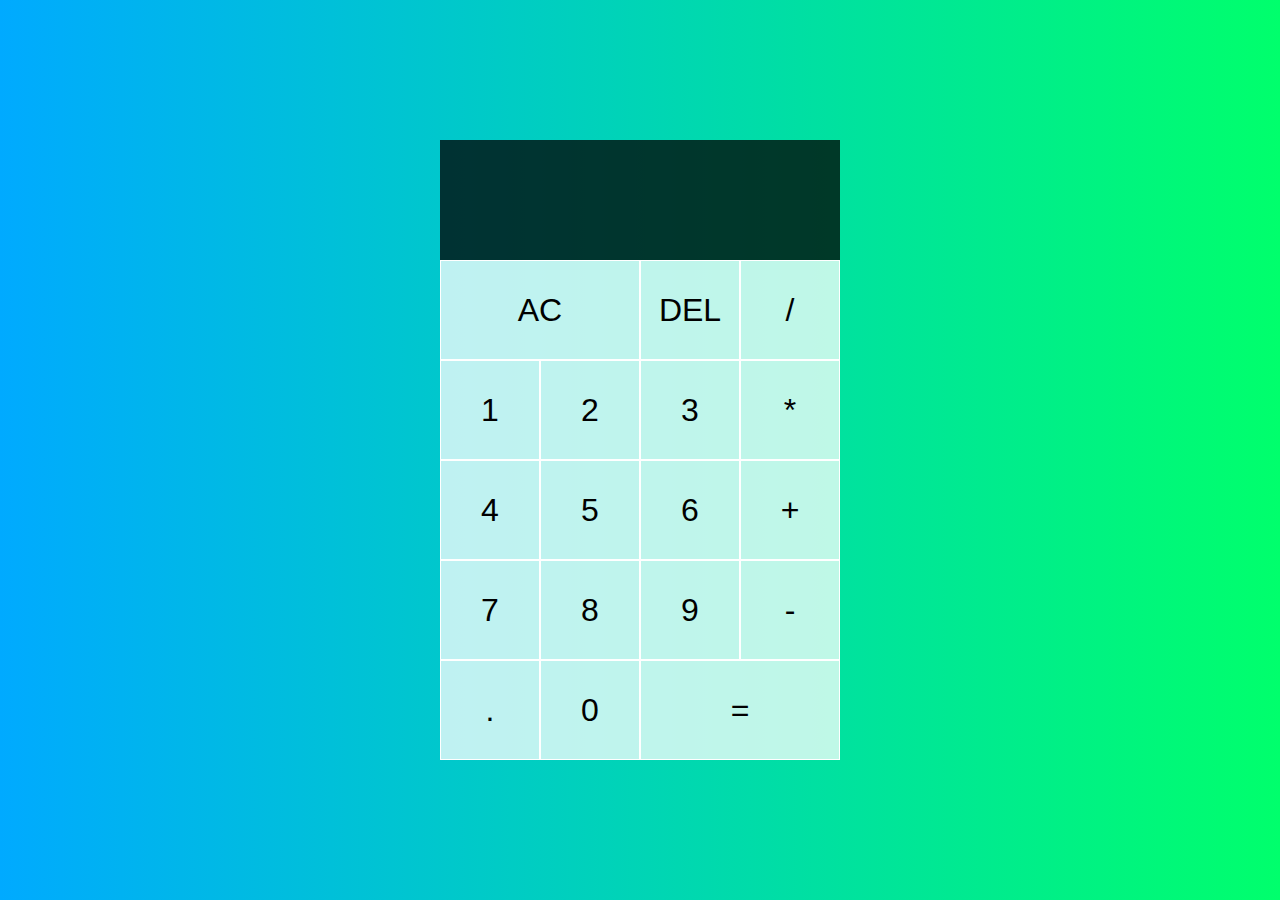
<file: calculator.html>
<!DOCTYPE html>
<html lang="en">
<head>
    <meta charset="UTF-8">
    <meta name="viewport" content="width=device-width, initial-scale=1.0">
    <title>Calculator</title>
    <link href="styles_Calc.css" rel="stylesheet">
    <script src="script_Calc.js" defer></script>
</head>
<body>
    <div class="calculator-grid">  
        <div class="output">
            <div data-previous-operand class="previous-operand"></div>
            <div data-current-operand class="current-operand"></div>
        </div>
        <button data-all-clear class="span-two">AC</button>
        <button data-delete>DEL</button>
        <button data-operation>/</button>
        <button data-number>1</button>
        <button data-number>2</button>
        <button data-number>3</button>
        <button data-operation>*</button>
        <button data-number>4</button>
        <button data-number>5</button>
        <button data-number>6</button>
        <button data-operation>+</button>
        <button data-number>7</button>
        <button data-number>8</button>
        <button data-number>9</button>
        <button data-operation>-</button>
        <button data-number>.</button>
        <button data-number>0</button>
        <button data-equals class="span-two">=</button>
    </div>
    
</body>
</html>
</file>
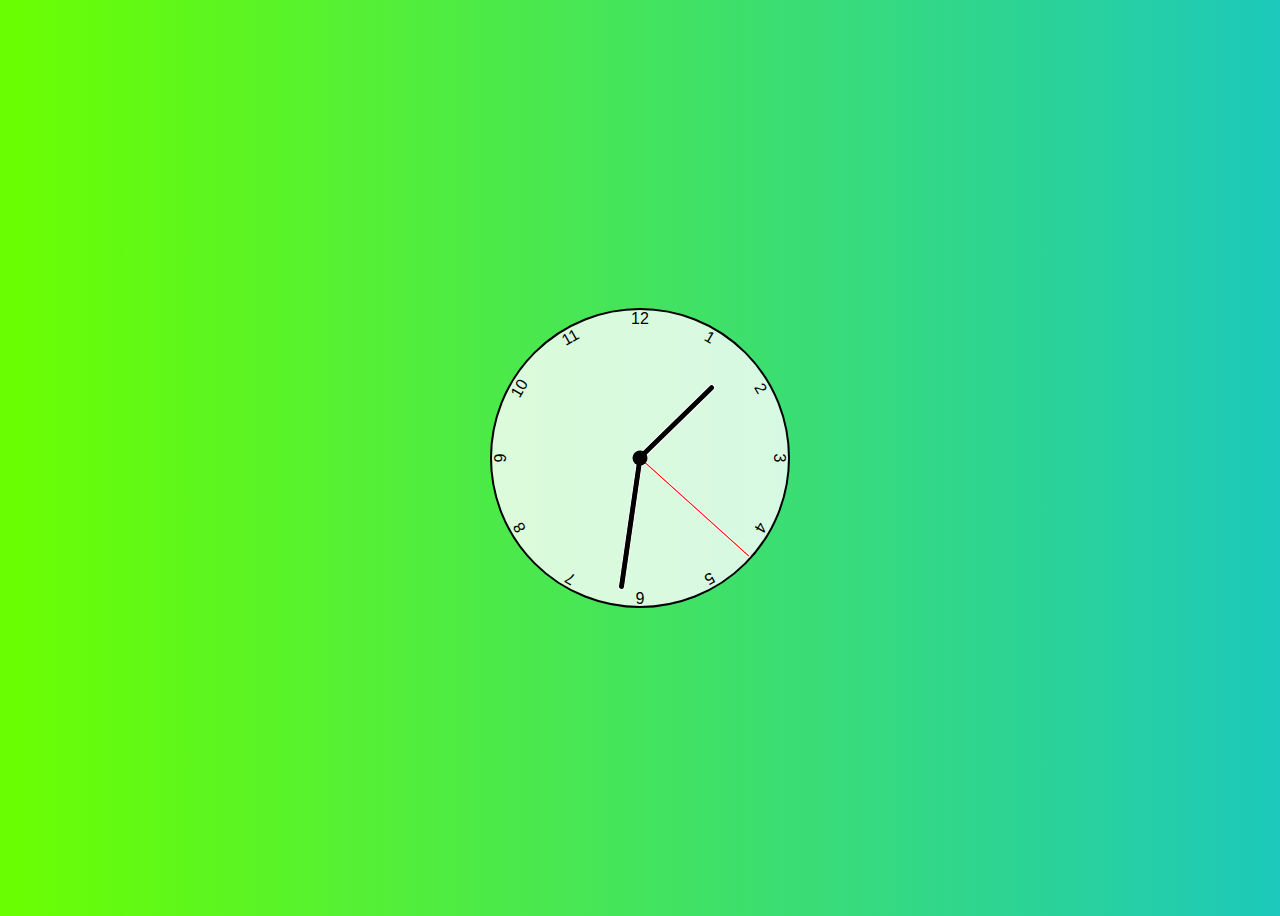
<file: clock.html>
<!DOCTYPE html>
<html lang="en">
<head>
    <meta charset="UTF-8">
    <meta name="viewport" content="width=device-width, initial-scale=1.0">
    <title>Clock</title>
    <link href="styles_Clock.css" rel="stylesheet">
    <script src="script_Clock.js" defer></script>
</head>
<body>
    <div class="clock">
        <div class="hand hour" data-hour-hand></div>
        <div class="hand minute" data-minute-hand></div>
        <div class="hand second" data-second-hand></div>
        <div class="number number1">1</div>
        <div class="number number2">2</div>
        <div class="number number3">3</div>
        <div class="number number4">4</div>
        <div class="number number5">5</div>
        <div class="number number6">6</div>
        <div class="number number7">7</div>
        <div class="number number8">8</div>
        <div class="number number9">9</div>
        <div class="number number10">10</div>
        <div class="number number11">11</div>
        <div class="number number12">12</div>
    </div>
</body>
</html>
</file>
<file: styles_Calc.css>
*, *::before, *::after{
    box-sizing: border-box;
    font-family: sans-serif;
    font-weight: normal;
}

body{
    padding: 0;
    margin: 0;
    background: linear-gradient(to right, #00AAFF, #00FF6C);
}

.calculator-grid{
    display: grid;
    justify-content: center;
    align-content: center;
    min-height: 100vh;
    grid-template-columns: repeat(4, 100px);
    grid-template-rows: minmax(120px, auto) repeat(5, 100px);
}

.calculator-grid > button {
    cursor: pointer;
    font-size: 2rem;
    border: 1px, solid white;
    outline: none;
    background-color: rgba(255, 255, 255, .75);
}

.calculator-grid > button:hover {
    background-color: rgba(255, 255, 255, .9);
}

.span-two {
    grid-column: span 2;
}

.output{
    grid-column: 1/ -1;
    background-color: rgba(0, 0, 0, .75);
    display: flex;
    align-items: flex-end;
    justify-content: space-around;
    flex-direction: column;
    padding: 10px;
    word-wrap: break-word;
    word-break: break-all;
}

.output .previous-operand{
    color: rgba(255, 255, 255, .75);
    font-size: 1.5rem;
}

.output .current-operand{
    color: white;
    font-size: 2.5rem;
}
</file>
<file: styles_Clock.css>
*, *::after, *::before{
    box-sizing: border-box;
    font-family: 'Gill Sans', 'Gill Sans MT', Calibri, 'Trebuchet MS', sans-serif;
}

body{
    background: linear-gradient(to right, hsl(95, 100%, 50%), hsl(175, 75%, 45%));
    display: flex;
    justify-content: center;
    align-items: center;
    min-height: 100vh;
}

.clock{
    width: 300px;
    height: 300px;
    background-color: rgba(255, 255, 255, .8);
    border-radius: 50%;
    border: 2px solid black;
    position: relative;
}

.clock .number {
    --rotation: 0;
    position: absolute;
    width: 100%;
    height: 100%;
    text-align: center;
    transform: rotate(var(--rotation));
}

.clock .number1{ --rotation: 30deg;}
.clock .number2{ --rotation: 60deg;}
.clock .number3{ --rotation: 90deg;}
.clock .number4{ --rotation: 120deg;}
.clock .number5{ --rotation: 150deg;}
.clock .number6{ --rotation: 180deg;}
.clock .number7{ --rotation: 210deg;}
.clock .number8{ --rotation: 240deg;}
.clock .number9{ --rotation: 270deg;}
.clock .number10{ --rotation: 300deg;}
.clock .number11{ --rotation: 330deg;}
.clock .number12{ --rotation: 360deg;}

.clock .hand{
    --rotation: 0;
    position: absolute;
    bottom: 50%;
    left: 50%;
    background-color: black;
    border: 1px solid white;
    border-top-left-radius: 10px;
    border-top-right-radius: 10px;
    transform-origin: bottom;
    z-index: 10;
    transform: translate(-50%) rotate(calc(var(--rotation) * 1deg));
}

.clock::after{
    content: '';
    position: absolute;
    background-color: black;
    z-index: 11;
    width: 15px;
    height: 15px;
    top: 50%;
    left: 50%;
    transform: translate(-50%, -50%);
    border-radius: 50%;
}

.clock .hand.second{
    width: 3px;
    height: 50%;
    background-color: red;
}

.clock .hand.minute{
    width: 7px;
    height: 45%;
    background-color: black;
}
.clock .hand.hour{
    width: 7px;
    height: 35%;
    background-color: black;
}
</file>
